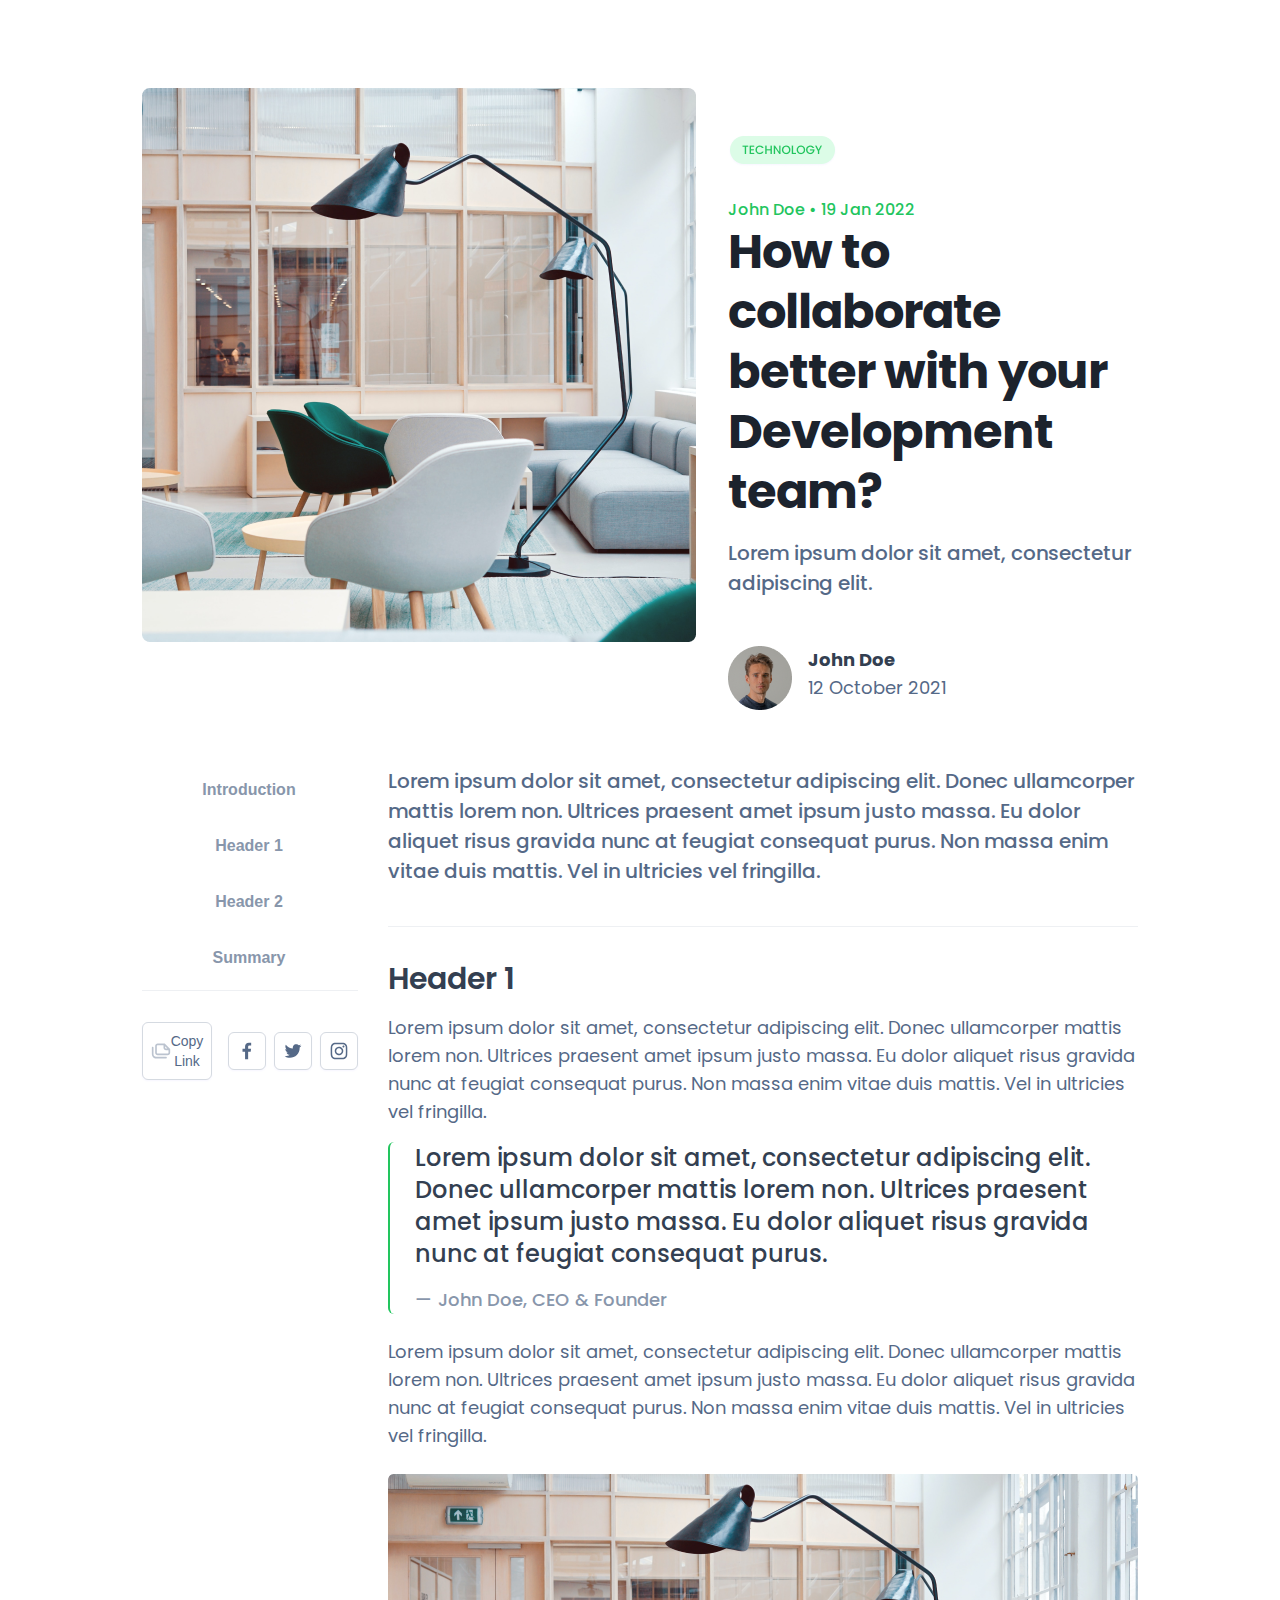
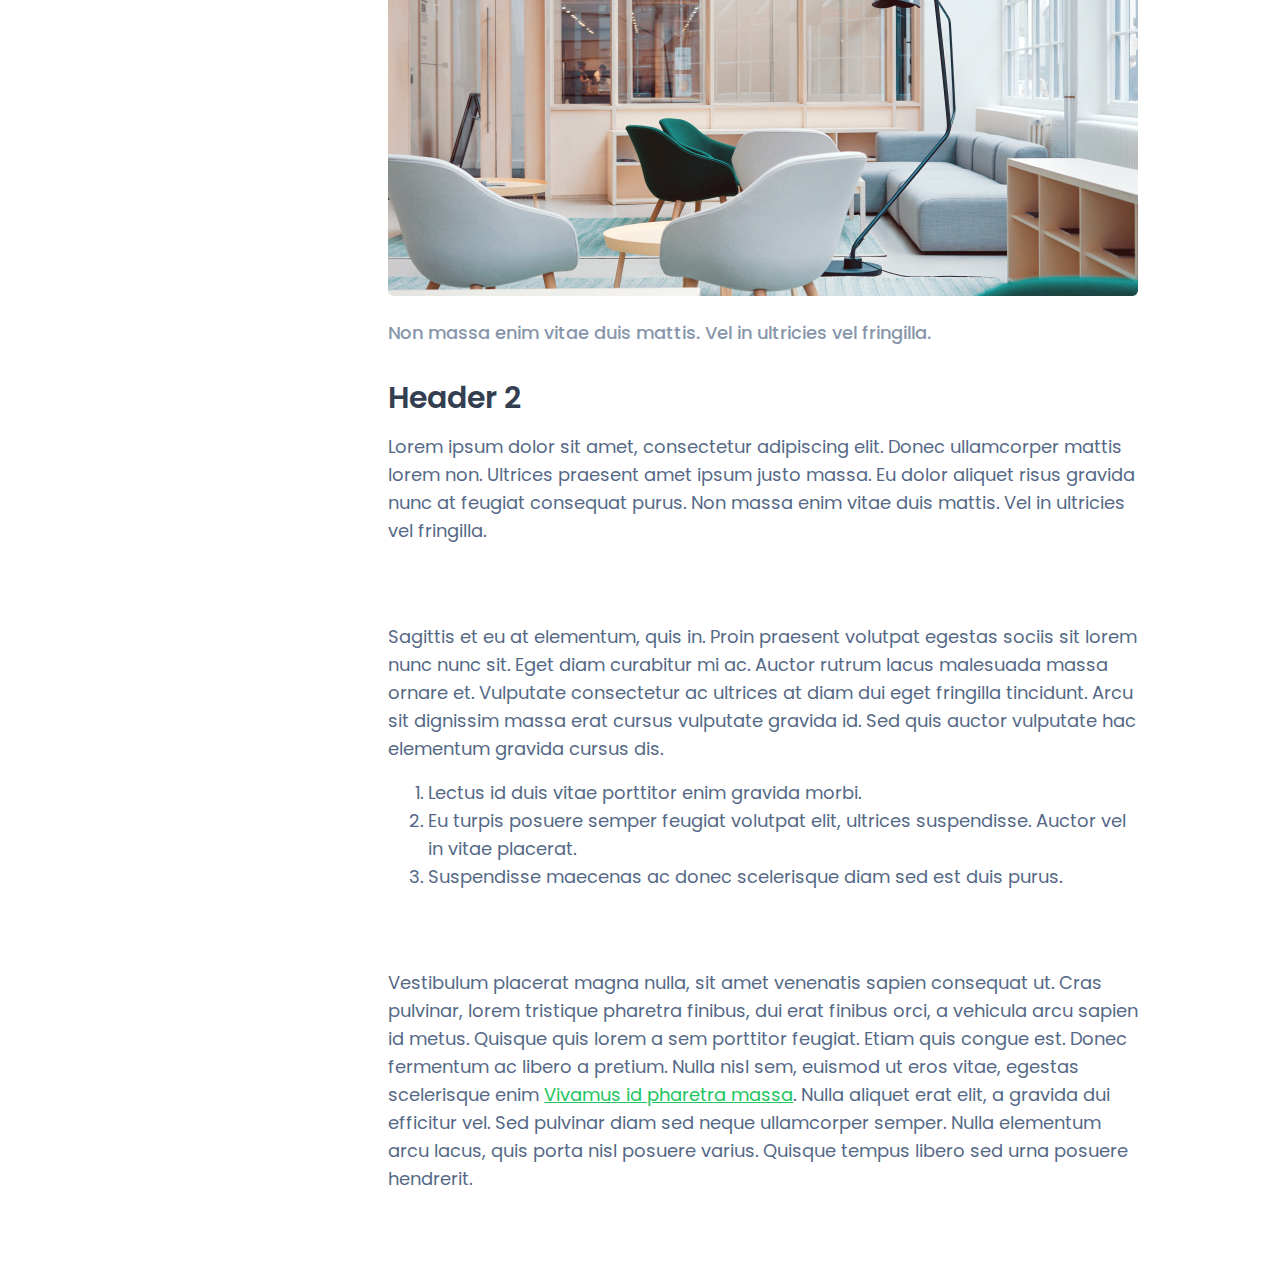
<file: Blog/index.html>
<!DOCTYPE html>
<html lang="en">
<head>
    <meta charset="UTF-8">
    <meta http-equiv="X-UA-Compatible" content="IE=edge">
    <meta name="viewport" content="width=device-width, initial-scale=1.0">
    <link rel="stylesheet" href="./css/styles.css">
    <link rel="preconnect" href="https://fonts.googleapis.com">
    <link rel="preconnect" href="https://fonts.gstatic.com" crossorigin>
    <link href="https://fonts.googleapis.com/css2?family=Poppins:wght@400;500;600;700&display=swap" rel="stylesheet">
    <title>Blog</title>
</head>
<body>
    <div class="wrapper">
        <div class="top-container">
            <div class="left">
                <img src="./images/Rectangle18.png" alt="living-room">               
            </div>
            <div class="right">
                <div class="badge-box">
                    <img src="./images/Badge.png" alt="Badge">
                    <p>John Doe • 19 Jan 2022</p>
                </div>
                <h1>How to collaborate better with your Development team?</h1>
                <p>Lorem ipsum dolor sit amet, consectetur adipiscing elit.</p>
                <div class="user">
                    <a href="#"><img src="./images/Ellipse1.png" alt="user-image"></a>
                    <h3>John Doe</h3>
                    <p>12 October 2021</p>
                </div>
            </div>
        </div>
        <div class="bottom-container">
            <div class="menu">
                <button class="section" type="button">Introduction</button>
                <button class="section" type="button">Header 1</button>
                <button class="section" type="button">Header 2</button>
                <button class="section" type="button">Summary</button>
                <!-- <hr> -->
                <div class="button-container">
                    <button class="first" type="button"><img src="./images/documents-icon.svg" alt="documents-icon">Copy Link</button>
                    <button type="button"><img src="./images/facebook-icon.svg" alt="facebook-icon"></button>
                    <button type="button"><img src="./images/twitter-icon.svg" alt="twitter-icon"></button>
                    <button type="button"><img src="./images/instagram-icon.svg" alt="instagram-icon"></button>
                </div>
            </div>
            <div class="another-container">
                <p id="first-p">Lorem ipsum dolor sit amet, consectetur adipiscing elit. Donec
                    ullamcorper mattis lorem non. Ultrices praesent amet ipsum justo massa.
                    Eu dolor aliquet risus gravida nunc at feugiat consequat purus. Non 
                    massa enim vitae duis mattis. Vel in ultricies vel fringilla.
                </p>
                <h2>Header 1</h2>
                <p>Lorem ipsum dolor sit amet, consectetur adipiscing elit.
                    Donec ullamcorper mattis lorem non. Ultrices praesent amet 
                    ipsum justo massa. Eu dolor aliquet risus gravida nunc at feugiat consequat purus. 
                    Non massa enim vitae duis mattis. Vel in ultricies vel fringilla.
                </p>
                <div class="paragraph-box">
                    <p>Lorem ipsum dolor sit amet, consectetur adipiscing elit. Donec
                        ullamcorper mattis lorem non. Ultrices praesent amet ipsum justo massa. 
                        Eu dolor aliquet risus gravida nunc at feugiat consequat purus.
                    </p>
                    <h3>— John Doe, CEO & Founder</h3>
                </div>
                <p>Lorem ipsum dolor sit amet, consectetur adipiscing elit. Donec
                    ullamcorper mattis lorem non. Ultrices praesent amet ipsum justo massa.
                    Eu dolor aliquet risus gravida nunc at feugiat consequat purus. Non massa enim 
                    vitae duis mattis. Vel in ultricies vel fringilla.                    
                </p>
                <img src="./images/Rectangle20.png" alt="living-room">
                <h3>Non massa enim vitae duis mattis. Vel in ultricies vel fringilla.</h3>
                <h2>Header 2</h2>
                <p>Lorem ipsum dolor sit amet, consectetur adipiscing elit. Donec
                    ullamcorper mattis lorem non. Ultrices praesent amet ipsum justo massa.
                    Eu dolor aliquet risus gravida nunc at feugiat consequat purus. Non massa enim 
                    vitae duis mattis. Vel in ultricies vel fringilla.                    
                </p>
                <div class="middle-paragraph">
                    <p>Sagittis et eu at elementum, quis in. Proin praesent volutpat egestas sociis sit
                        lorem nunc nunc sit. Eget diam curabitur mi ac. Auctor rutrum lacus malesuada massa ornare et. 
                        Vulputate consectetur ac ultrices at diam dui eget fringilla tincidunt. Arcu sit dignissim massa erat 
                        cursus vulputate gravida id. Sed quis auctor vulputate hac elementum gravida cursus dis.
                    </p>
                    <p>
                        <ol>
                            <li>Lectus id duis vitae porttitor enim gravida morbi.</li>
                            <li>Eu turpis posuere semper feugiat volutpat elit, ultrices suspendisse. Auctor vel in vitae placerat.</li>
                            <li>Suspendisse maecenas ac donec scelerisque diam sed est duis purus.</li>
                        </ol>
                    </p>
                </div>                
                <p>Vestibulum placerat magna nulla, sit amet venenatis sapien consequat ut. Cras pulvinar, lorem tristique 
                    pharetra finibus, dui erat finibus orci, a vehicula arcu sapien id metus. Quisque quis lorem a sem 
                    porttitor feugiat. Etiam quis congue est. Donec fermentum ac libero a pretium. Nulla nisl sem, euismod ut 
                    eros vitae, egestas scelerisque enim <span><a href="#">Vivamus id pharetra massa</a></span>. Nulla aliquet erat elit,
                    a gravida dui efficitur vel. Sed pulvinar diam sed neque ullamcorper semper. Nulla elementum arcu lacus, quis porta nisl 
                    posuere varius. Quisque tempus libero sed urna posuere hendrerit.
                </p>
            </div>

            
        </div>
    </div>
</body>
</html>
</file>
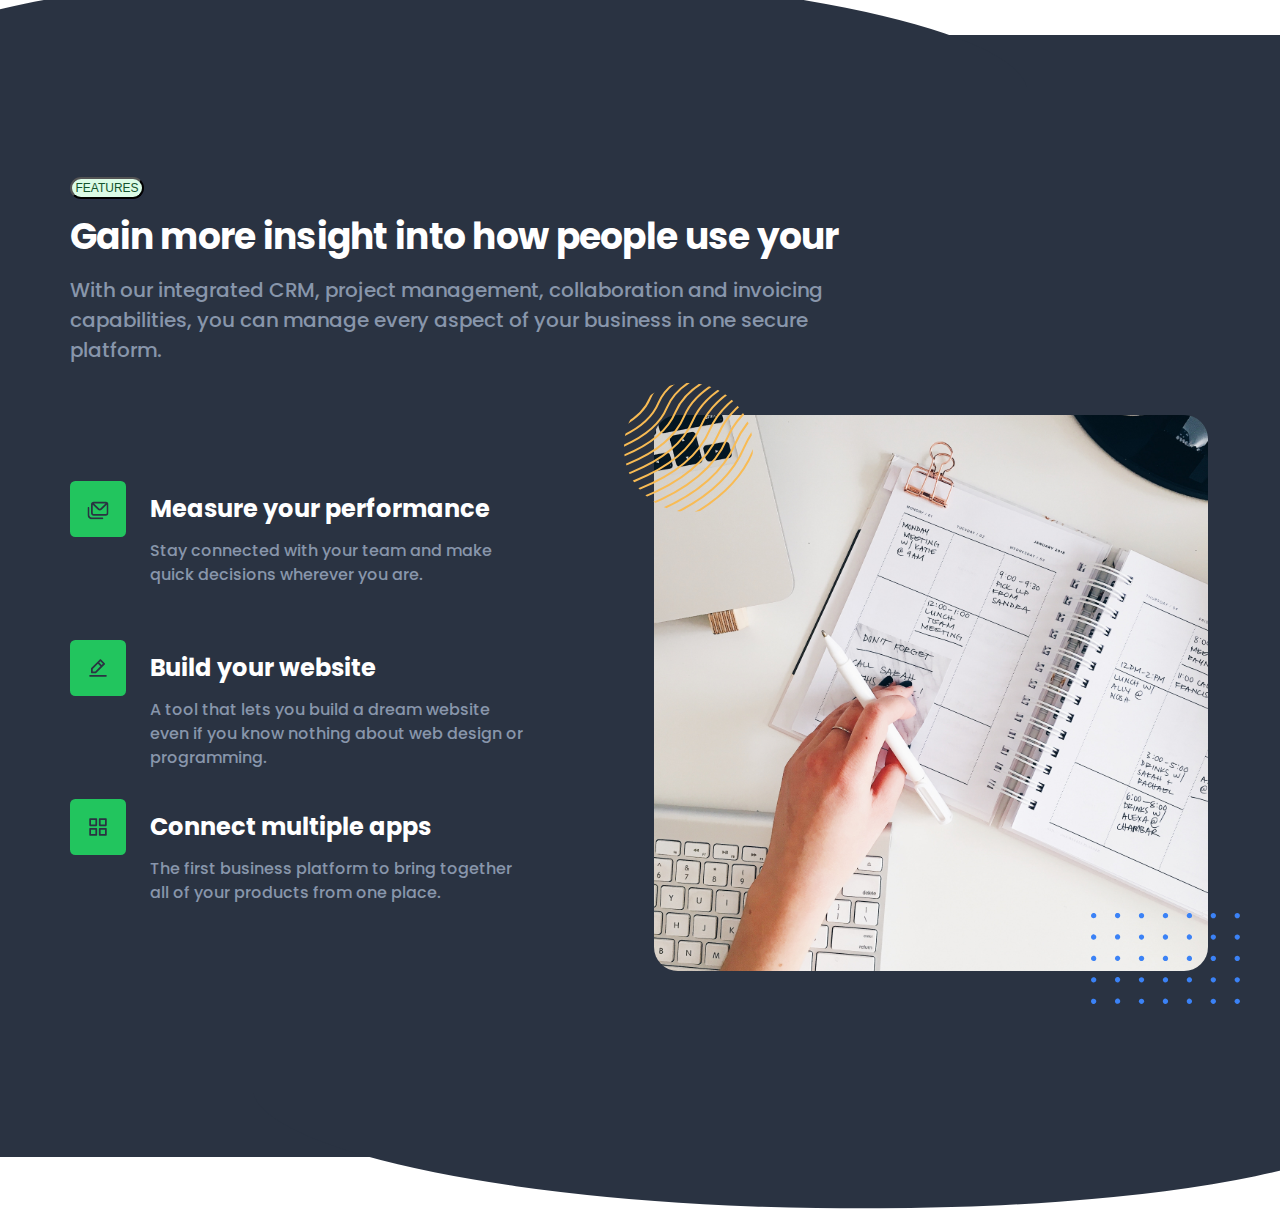
<file: cssWaves-ver1/index.html>
<!DOCTYPE html>
<html>
    <head>
        <meta charset="UTF-8">
        <title>Feature#4-ver1</title>
        <link rel="stylesheet" href="./css/styles.css">
        <link rel="preconnect" href="https://fonts.googleapis.com">
        <link rel="preconnect" href="https://fonts.gstatic.com" crossorigin>
        <link href="https://fonts.googleapis.com/css2?family=Manrope&family=Poppins:wght@500;700&display=swap" rel="stylesheet">
    </head>
    <body>
        <div class="container-wrapper">
            <div class="top-container">
                <div class="top-wave"></div>
            </div>
            <div class="container">
                <button type="button" id="features">FEATURES</button>
                <h3>Gain more insight into how people use your</h3>
                <p>With our integrated CRM, project management, collaboration and invoicing capabilities,
                     you can manage every aspect of your business in one secure platform.</p>
                <div class="box-container">
                    <div class="box">
                        <div class="left">
                            <div class="wrapper">
                                <div class="icon">
                                    <img src="./images/Frame19.svg" alt="icon">
                                </div>                            
                                <div class="text-container">
                                    <h5>Measure your performance</h5>
                                    <p>Stay connected with your 
                                        team and make quick decisions wherever you are. </p>
                                </div>
                            </div>
                            <div class="wrapper">
                                <div class="icon">
                                    <img src="./images/Frame18.svg" alt="icon">
                                </div>                            
                                <div class="text-container">
                                    <h5>Build your website</h5>
                                    <p>A tool that lets you build a dream website 
                                        even if you know nothing about web design or programming.</p>
                                </div>
                            </div>
                            <div class="wrapper">
                                <div class="icon">
                                    <img src="./images/Frame19(1).svg" alt="icon">
                                </div>                            
                                <div class="text-container">
                                    <h5>Connect multiple apps</h5>
                                    <p>The first business platform to bring together all of your 
                                        products from one place.</p>
                                </div>
                            </div>
                        </div>
                        <div class="right">
                            <img src="./images/Group28.svg" alt="work-space">
                        </div>
                    </div>
                </div>
            </div>
            <div class="bottom-container">
                <div class="bottom-wave"></div>
            </div>
        </div>
        
    </body>
</html>
</file>
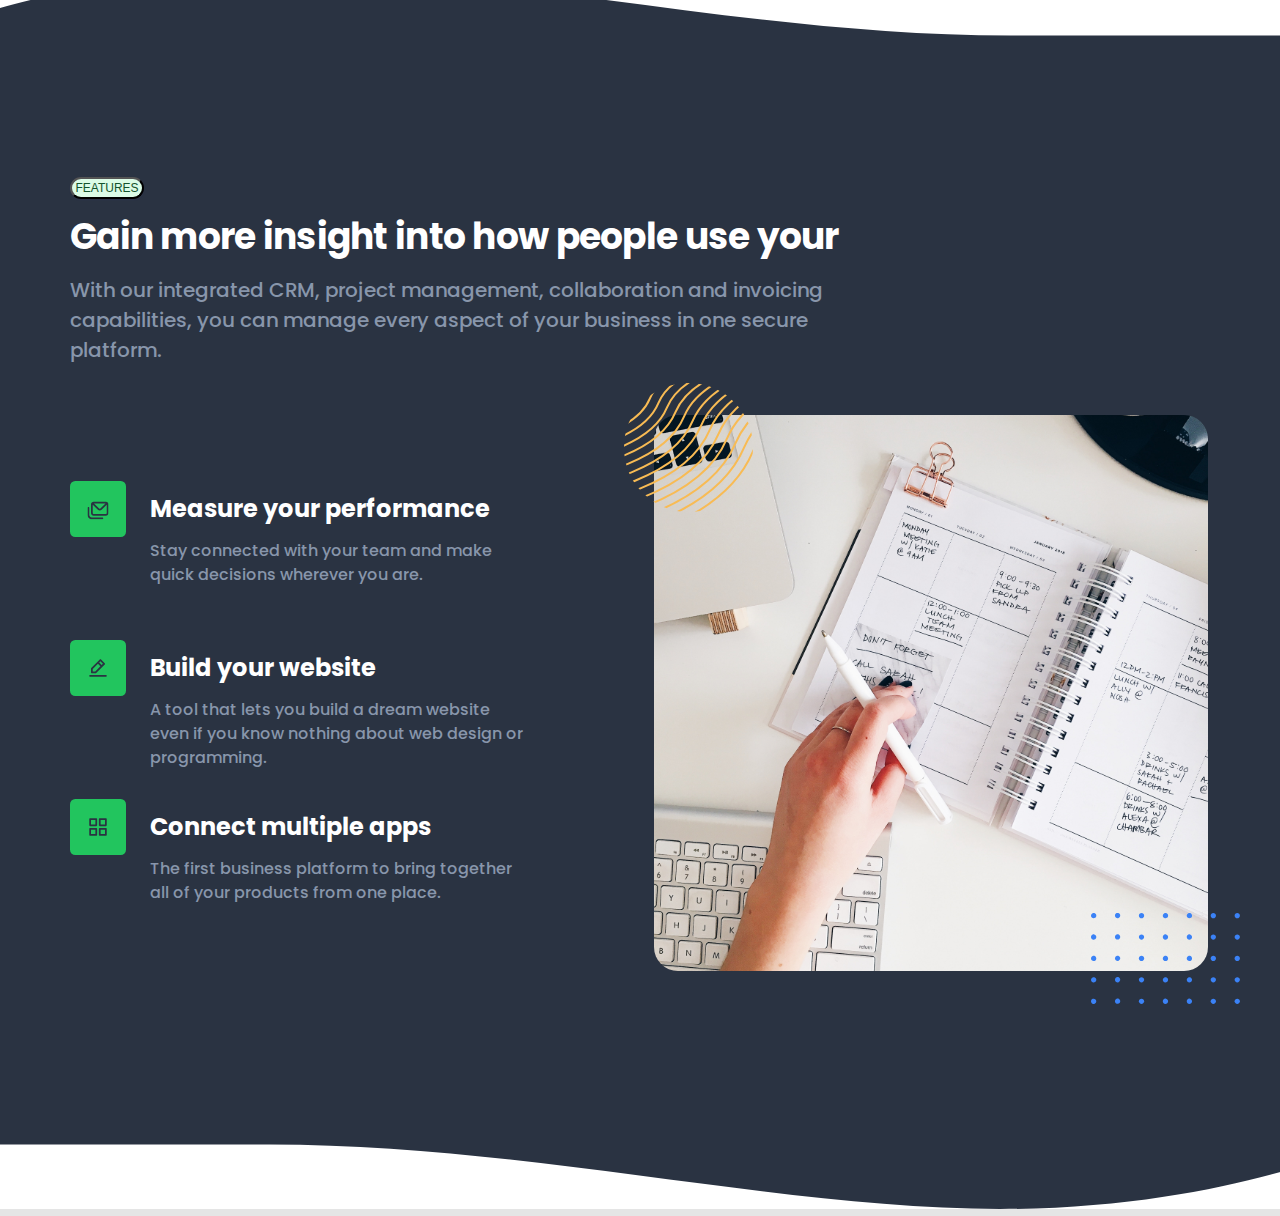
<file: cssWaves-ver2/index.html>
<!DOCTYPE html>
<html>
    <head>
        <meta charset="UTF-8">
        <title>Feature#4-ver2</title>
        <link rel="stylesheet" href="./css/styles.css">
        <link rel="preconnect" href="https://fonts.googleapis.com">
        <link rel="preconnect" href="https://fonts.gstatic.com" crossorigin>
        <link href="https://fonts.googleapis.com/css2?family=Manrope&family=Poppins:wght@500;700&display=swap" rel="stylesheet">
    </head>
    <body>
        <div class="container-wrapper">
            <div class="top-container">
                <img src="./images/BGWave.svg" alt="top-wave">
            </div>
            <div class="container">
                <button type="button" id="features">FEATURES</button>
                <h3>Gain more insight into how people use your</h3>
                <p>With our integrated CRM, project management, collaboration and invoicing capabilities,
                     you can manage every aspect of your business in one secure platform.</p>
                <div class="box-container">
                    <div class="box">
                        <div class="left">
                            <div class="wrapper">
                                <div class="icon">
                                    <img src="./images/Frame19.svg" alt="icon">
                                </div>                            
                                <div class="text-container">
                                    <h5>Measure your performance</h5>
                                    <p>Stay connected with your 
                                        team and make quick decisions wherever you are. </p>
                                </div>
                            </div>
                            <div class="wrapper">
                                <div class="icon">
                                    <img src="./images/Frame18.svg" alt="icon">
                                </div>                            
                                <div class="text-container">
                                    <h5>Build your website</h5>
                                    <p>A tool that lets you build a dream website 
                                        even if you know nothing about web design or programming.</p>
                                </div>
                            </div>
                            <div class="wrapper">
                                <div class="icon">
                                    <img src="./images/Frame19(1).svg" alt="icon">
                                </div>                            
                                <div class="text-container">
                                    <h5>Connect multiple apps</h5>
                                    <p>The first business platform to bring together all of your 
                                        products from one place.</p>
                                </div>
                            </div>
                        </div>
                        <div class="right">
                            <img src="./images/Group28.svg" alt="work-space">
                        </div>
                    </div>
                </div>
            </div>
            <div class="bottom-container">
                <img src="./images/BGWave(1).svg" alt="bottom-wave">
            </div>
        </div>
        
    </body>
</html>
</file>
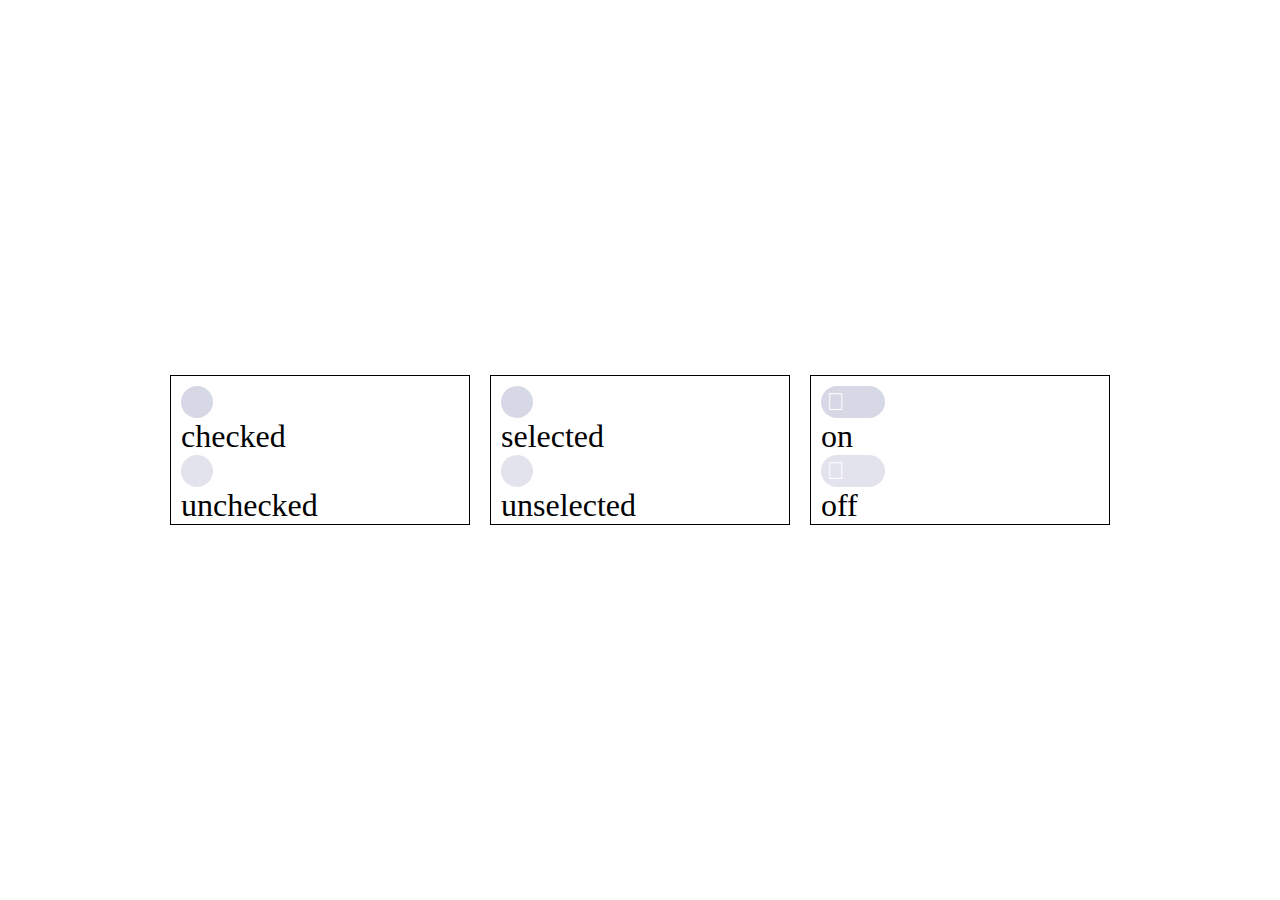
<file: customButtonTypes/index.html>
<!DOCTYPE html>
<html lang="en">
<head>
    <meta charset="UTF-8">
    <meta http-equiv="X-UA-Compatible" content="IE=edge">
    <meta name="viewport" content="width=device-width, initial-scale=1.0">
    <link rel="stylesheet" href="./css/styles.css">
    <link rel="stylesheet" href="https://cdnjs.cloudflare.com/ajax/libs/font-awesome/6.1.2/css/all.min.css" integrity="sha512-1sCRPdkRXhBV2PBLUdRb4tMg1w2YPf37qatUFeS7zlBy7jJI8Lf4VHwWfZZfpXtYSLy85pkm9GaYVYMfw5BC1A==" crossorigin="anonymous" referrerpolicy="no-referrer" />
    <title>Button Types</title>
</head>
<body>
    <div class="container">
        <div class="group">
            <input type="checkbox" id="checked">
            <label for="checked">checked</label>
        </div>
        <div class="group">
            <input type="checkbox" id="unchecked" disabled>
            <label for="unchecked">unchecked</label>
        </div>
    </div>
    <div class="container">
        <div class="group">
            <input type="radio" id="selected">
            <label for="selected">selected</label>
        </div>
        <div class="group">
            <input type="radio" id="unselected" disabled>
            <label for="unselected">unselected</label>
        </div>
    </div>
    <div class="container">
        <div class="group">
            <input type="checkbox" id="on">
            <label for="on">on</label>
        </div>
        <div class="group">
            <input type="checkbox" id="off" disabled>
            <label for="off">off</label>
        </div>
    </div>
</body>
</html>
</file>
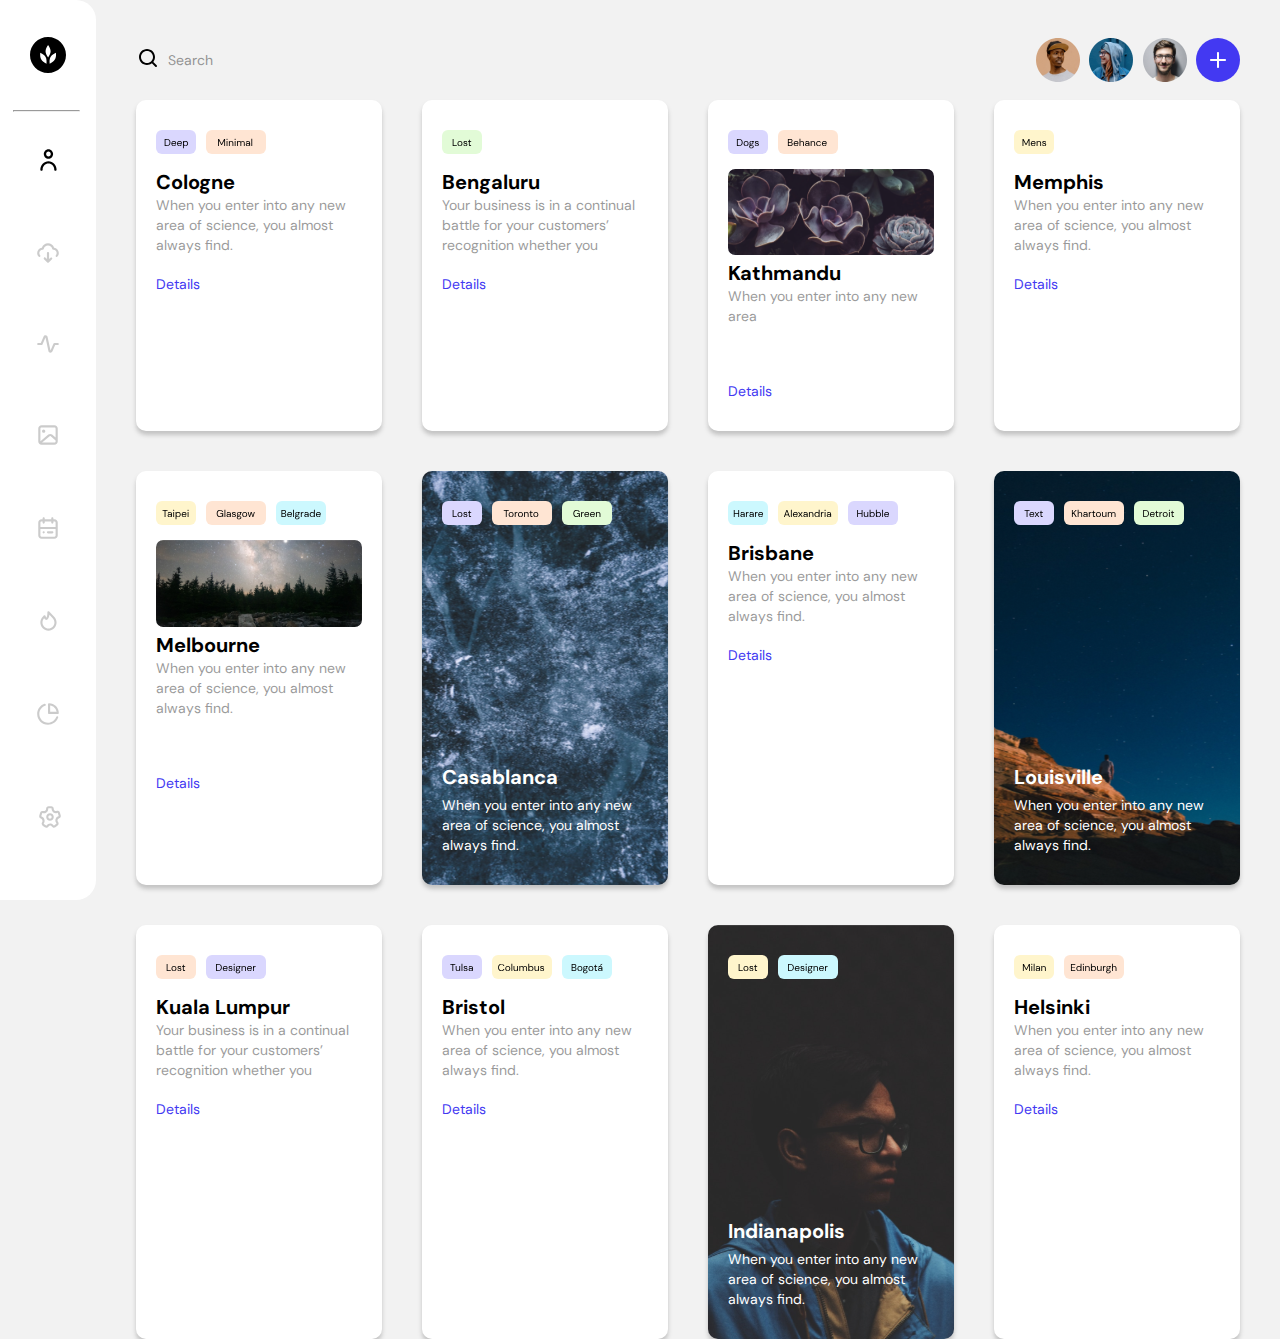
<file: grid/index.html>
<!DOCTYPE html>
<html lang="en">
<head>
    <meta charset="UTF-8">
    <title>Dashboard 2</title>
    <link rel="stylesheet" href="./css/styles.css">
    <link rel="preconnect" href="https://fonts.googleapis.com">
    <link rel="preconnect" href="https://fonts.gstatic.com" crossorigin>
    <link href="https://fonts.googleapis.com/css2?family=DM+Sans&display=swap" rel="stylesheet">
</head>
<body>
    <nav class="menu">
        <a href="#" class="menu-item" id="logo"><img src="./images/Logo.svg" alt="logo"></a>
        <hr>
        <a href="#" class="menu-item active"><img src="./images/Icon1.svg" alt="icon-1"></a>
        <a href="#" class="menu-item"><img src="./images/Icon2.svg" alt="icon-2"></a>
        <a href="#" class="menu-item"><img src="./images/Icon3.svg" alt="icon-3"></a>
        <a href="#" class="menu-item"><img src="./images/Icon4.svg" alt="icon-4"></a>
        <a href="#" class="menu-item"><img src="./images/Icon5.svg" alt="icon-5"></a>
        <a href="#" class="menu-item"><img src="./images/Icon6.svg" alt="icon-6"></a>
        <a href="#" class="menu-item"><img src="./images/Icon7.svg" alt="icon-7"></a>
        <a href="#" class="menu-item" id="last-item"><img src="./images/Icon8.svg" alt="icon-8"></a>
    </nav>
    <div class="wrapper">
        <div class="top-container">
            <div class="search-bar">
                <a href="#"><img src="./images/Search.svg" alt="search-logo"></a>
                <p>Search</p> 
            </div>
            <div class="users-box">
                <a href="#"><img src="./images/User.svg" alt="user"></a>
                <a href="#"><img src="./images/User2.svg" alt="user"></a>
                <a href="#"><img src="./images/User3.svg" alt="user"></a>
                <a href="#"><img src="./images/Plus.svg" id="plus-logo" alt="plus-sign"></a>            
            </div>
        </div>
        <div class="bottom-container">
            <div class="box" id="ver1">
                <div class="element-tags">
                    <img src="./images/DeepTag.svg" alt="deep-tag">
                    <img src="./images/MinimalTag.svg" alt="minimal-tag">
                </div>
                <h3>Cologne</h3>
                <p>When you enter into any new area of science, you almost always find.</p>
                <a href="#">Details</a>
            </div>
            <div class="box" id="ver1">
                <div class="element-tags">
                    <img src="./images/LostTag.svg" alt="lost-tag">
                </div>
                <h3>Bengaluru</h3>
                <p>Your business is in a continual battle for your customers’ recognition whether you</p>
                <a href="#">Details</a>
            </div>
            <div class="box" id="ver2">
                <div class="element-tags">
                    <img src="./images/DogsTag.svg" alt="dog-tag">
                    <img src="./images/BehanceTag.svg" alt="behance-tag">
                </div>
                <img src="./images/Image2.svg" alt="flowers">
                <h3>Kathmandu</h3>
                <p>When you enter into any new area </p>
                <a href="#">Details</a>
            </div>
            <div class="box" id="ver1">
                <div class="element-tags">
                    <img src="./images/MensTag.svg" alt="mens-tag">
                </div>
                <h3>Memphis</h3>
                <p>When you enter into any new area of science, you almost always find.</p>
                <a href="#">Details</a>
            </div>
            <div class="box" id="ver2">
                <div class="element-tags">
                    <img src="./images/TaipeiTag.svg" alt="taipei-tag">
                    <img src="./images/GlasgowTag.svg" alt="glasgow-tag">
                    <img src="./images/BelgradeTag.svg" alt="belgrade-tag">
                </div>
                <img src="./images/Image.svg" alt="trees">
                <h3>Melbourne</h3>
                <p>When you enter into any new area of science, you almost always find.</p>
                <a href="#">Details</a>
            </div>
            <div class="box" id="ver3" style="background-image: url(./images/Image3.svg);">
                <div class="element-tags">
                    <img src="./images/LostTag2.svg" alt="lost-tag">
                    <img src="./images/TorontoTag.svg" alt="toronto-tag">
                    <img src="./images/GreenTag.svg" alt="green-tag">
                </div>
                <h3>Casablanca</h3>
                <p>When you enter into any new area of science, you almost always find.</p>
            </div>
            <div class="box" id="ver1">
                <div class="element-tags">
                    <img src="./images/HarareTag.svg" alt="harare-tag">
                    <img src="./images/AlexandriaTag.svg" alt="alexandria-tag">
                    <img src="./images/HubbleTag.svg" alt="hubble-tag">
                </div>
                <h3>Brisbane</h3>
                <p>When you enter into any new area of science, you almost always find.</p>
                <a href="#">Details</a>
            </div>
            <div class="box" id="ver3" style="background-image: url(./images/Image5.svg);">
                <div class="element-tags">
                    <img src="./images/TextTag.svg" alt="text-tag">
                    <img src="./images/KhartoumTag.svg" alt="khartoum-tag">
                    <img src="./images/DetroitTag.svg" alt="detroit-tag">
                </div>
                <h3>Louisville</h3>
                <p>When you enter into any new area of science, you almost always find.</p>
            </div>
            <div class="box" id="ver1">
                <div class="element-tags">
                    <img src="./images/LostTag3.svg" alt="lost-tag">
                    <img src="./images/DesignerTag.svg" alt="designer-tag">
                </div>
                <h3>Kuala Lumpur</h3>
                <p>Your business is in a continual battle for your customers’ recognition whether you</p>
                <a href="#">Details</a>
            </div>
            <div class="box" id="ver1">
                <div class="element-tags">
                    <img src="./images/TulsaTag.svg" alt="tulsa-tag">
                    <img src="./images/ColumbusTag.svg" alt="columbus-tag">
                    <img src="./images/BogotaTag.svg" alt="bogota-tag">
                </div>
                <h3>Bristol</h3>
                <p>When you enter into any new area of science, you almost always find.</p>
                <a href="#">Details</a>
            </div>
            <div class="box" id="ver3" style="background-image: url(./images/Image4.svg);">
                <div class="element-tags">
                    <img src="./images/LostTag4.svg" alt="lost-tag">
                    <img src="./images/DesignerTag2.svg" alt="designer-tag">
                </div>
                <h3>Indianapolis</h3>
                <p>When you enter into any new area of science, you almost always find.</p>
            </div>
            <div class="box" id="ver1">
                <div class="element-tags">
                    <img src="./images/MilanTag.svg" alt="milan-tag">
                    <img src="./images/EdinburghTag.svg" alt="edinburgh-tag">
                </div>
                <h3>Helsinki</h3>
                <p>When you enter into any new area of science, you almost always find.</p>
                <a href="#">Details</a>
            </div>
        </div>
    </div>
    

</body>
</html>
</file>
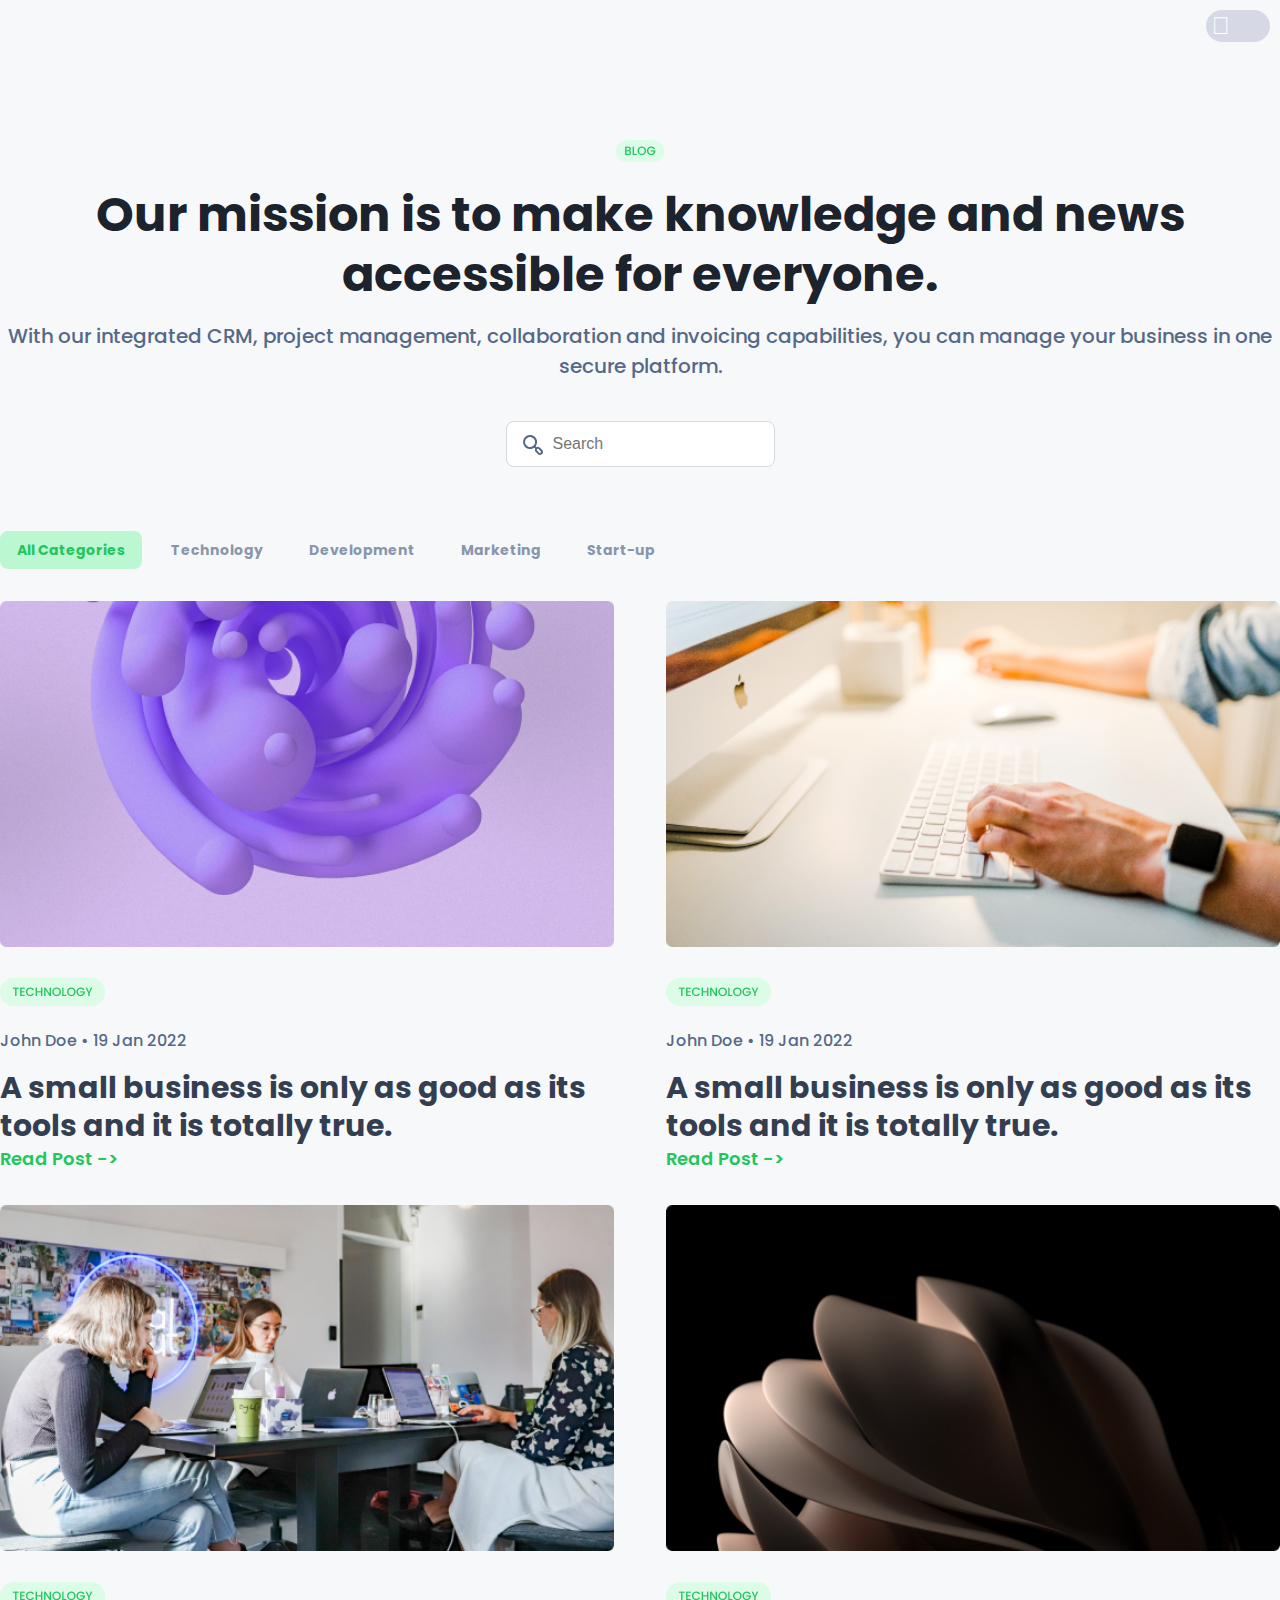
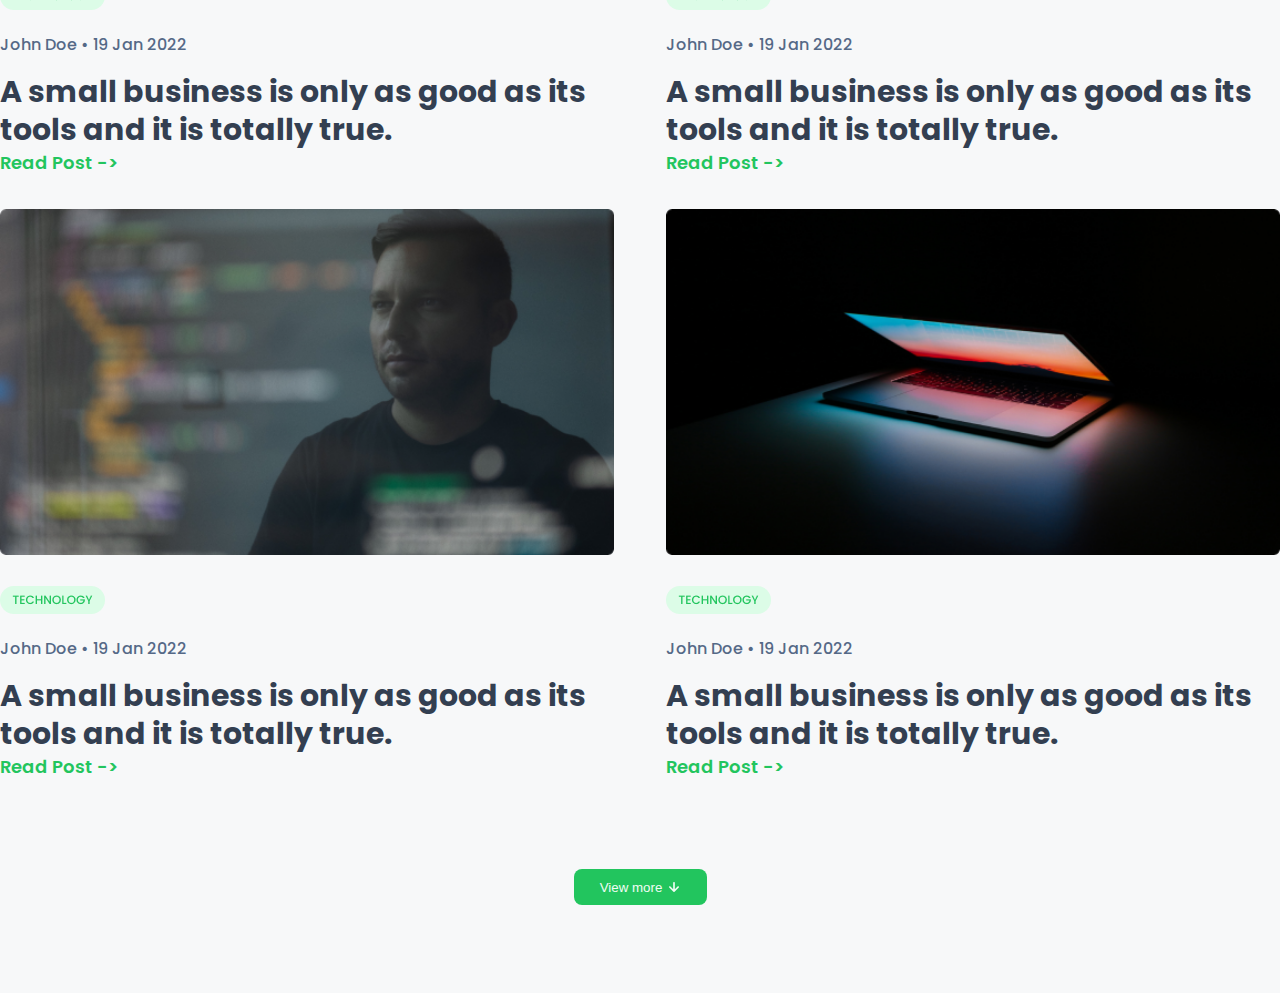
<file: lightDarkMode/index.html>
<!DOCTYPE html>
<html lang="en">
<head>
    <meta charset="UTF-8">
    <meta http-equiv="X-UA-Compatible" content="IE=edge">
    <meta name="viewport" content="width=device-width, initial-scale=1.0">
    <title>Document</title>
    <link rel="stylesheet" href="./css/styles.css">
    <link rel="preconnect" href="https://fonts.googleapis.com">
    <link rel="preconnect" href="https://fonts.gstatic.com" crossorigin>
    <link href="https://fonts.googleapis.com/css2?family=Poppins:wght@500;700&display=swap" rel="stylesheet">
    <link rel="stylesheet" href="https://cdnjs.cloudflare.com/ajax/libs/font-awesome/6.1.2/css/all.min.css" integrity="sha512-1sCRPdkRXhBV2PBLUdRb4tMg1w2YPf37qatUFeS7zlBy7jJI8Lf4VHwWfZZfpXtYSLy85pkm9GaYVYMfw5BC1A==" crossorigin="anonymous" referrerpolicy="no-referrer" />
</head>
<body>
    <div class="wrapper">
        <div class="switch">
            <input type="checkbox" id="toggle">
        </div>        
        <div class="top-container">
            <img src="./images/blogTag.png" alt="blog-tag">
            <h1> Our mission is to make knowledge and news accessible for everyone.</h1>
            <p>With our integrated CRM, project management, collaboration and invoicing capabilities, 
                you can manage your business in one secure platform.</p>
            <div class="search-box">
                <div class="input-box">
                    <a href="#"><img src="./images/searchIcon.svg" alt="search-icon"></a>
                    <input type="text" name="text-box" id="text-box" placeholder="Search">
                </div>
            </div>        
        </div>
        <nav>
            <a href="#" class="link active">All Categories</a>
            <a href="#" class="link">Technology</a>
            <a href="#" class="link">Development</a>
            <a href="#" class="link">Marketing</a>
            <a href="#" class="link">Start-up</a>
        </nav> 
        <div class="bottom-container">
            <div class="box">           
                <img src="./images/image1.png" class="top-img" alt="image">
                <img src="./images/techTag.png" alt="technology-tag">
                <h5>John Doe • 19 Jan 2022</h5>
                <h2>A small business is only as good as its tools and it is totally true.</h2>
                <a href="#">Read Post -></a>
            </div>
            <div class="box">
                <img src="./images/image2.png" class="top-img" alt="image">
                <img src="./images/techTag.png" alt="technology-tag">
                <h5>John Doe • 19 Jan 2022</h5>
                <h2>A small business is only as good as its tools and it is totally true.</h2>
                <a href="#">Read Post -></a>
            </div>
            <div class="box">
                <img src="./images/image3.png" class="top-img" alt="image">
                <img src="./images/techTag.png" alt="technology-tag">
                <h5>John Doe • 19 Jan 2022</h5>
                <h2>A small business is only as good as its tools and it is totally true.</h2>
                <a href="#">Read Post -></a>
            </div>
            <div class="box">
                <img src="./images/image4.png" class="top-img" alt="image">
                <img src="./images/techTag.png" alt="technology-tag">
                <h5>John Doe • 19 Jan 2022</h5>
                <h2>A small business is only as good as its tools and it is totally true.</h2>
                <a href="#">Read Post -></a>
            </div>
            <div class="box">
                <img src="./images/image5.png" class="top-img" alt="image">
                <img src="./images/techTag.png" alt="technology-tag">
                <h5>John Doe • 19 Jan 2022</h5>
                <h2>A small business is only as good as its tools and it is totally true.</h2>
                <a href="#">Read Post -></a>
            </div>
            <div class="box">
                <img src="./images/image6.png" class="top-img" alt="image">
                <img src="./images/techTag.png" alt="technology-tag">
                <h5>John Doe • 19 Jan 2022</h5>
                <h2>A small business is only as good as its tools and it is totally true.</h2>
                <a href="#">Read Post -></a>
            </div>
        </div>
        <div class="button-wrapper">
            <div class="button-box">
                <button>View more</button>
                <img src="./images/down-arrow.svg" alt="down-arrow">
            </div>
        </div>        
    </div>  
    <script src="main.js"></script>
</body>
</html>
</file>
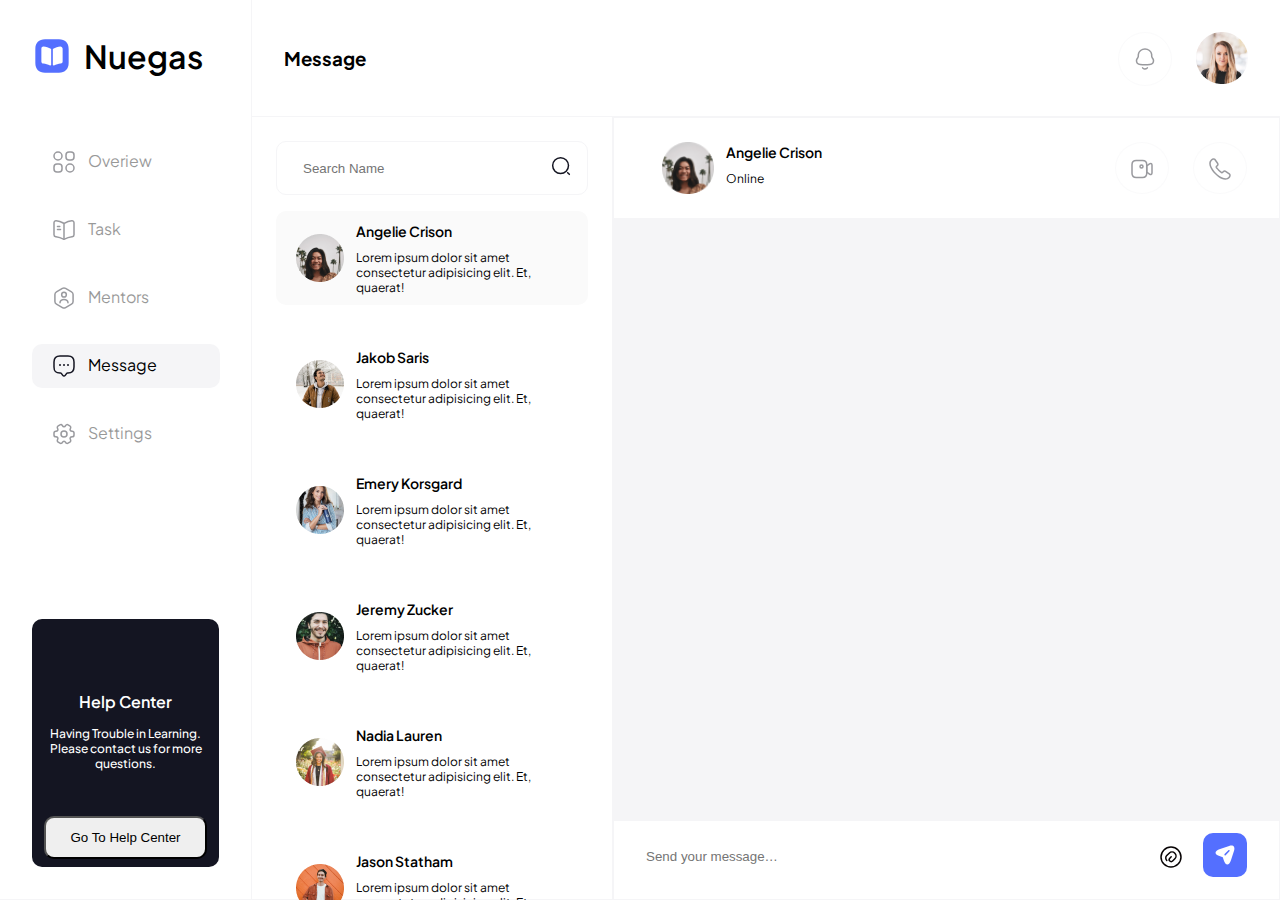
<file: messageScreen/index.html>
<!DOCTYPE html>
<html lang="en">
<head>
    <meta charset="UTF-8">
    <meta http-equiv="X-UA-Compatible" content="IE=edge">
    <meta name="viewport" content="width=device-width, initial-scale=1.0">
    <link rel="preconnect" href="https://fonts.googleapis.com">
    <link rel="preconnect" href="https://fonts.gstatic.com" crossorigin>
    <link href="https://fonts.googleapis.com/css2?family=Plus+Jakarta+Sans:wght@500;600&display=swap" rel="stylesheet">
    <link rel="stylesheet" href="./css/styles.css">
    <title>Message</title>
</head>
<body>
    <div class="wrapper">
        <div class="nav-bar">
            <div class="item-container">
                <div class="logo">
                    <img src="./images/book-square.svg" alt="book-square">
                    <h2>Nuegas</h2>
                </div>            
                <div class="items">
                    <div class="item">
                        <img src="./images/category-2.svg" alt="category">
                        <a href="#">Overiew</a>
                    </div>
                    <div class="item">
                        <img src="./images/book.svg" alt="book">
                        <a href="#">Task</a>
                    </div>
                    <div class="item">
                        <img src="./images/user-octagon.svg" alt="user-octagon">
                        <a href="#">Mentors</a>
                    </div>
                    <div class="item active">
                        <img src="./images/message.svg" alt="message">
                        <a href="#">Message</a>
                    </div>
                    <div class="item">
                        <img src="./images/setting-2.svg" alt="setting">
                        <a href="#">Settings</a>
                    </div>
            </div>            
            </div>
            <div class="help-box">
                <h2>Help Center</h2>
                <p>Having Trouble in Learning.
                    Please contact us for more questions.
                </p>
                <button type="button"><a href="#">Go To Help Center</a></button>
            </div>
        </div>
        <div class="container">
            <div class="top-container">
                <h3>Message</h3>
                <div class="icon-container">
                    <a href="#"><img src="./images/Notification.svg" class="icon-wrapper icon" alt="notification"></a>
                    <a href="#"><img src="./images/Profil.png" alt="profil"></a>
                </div>
            </div>
            <div class="bottom-container">
                <div class="left">
                    <div class="search-name">
                        <input type="text" placeholder="Search Name">
                        <a href="#"><img src="./images/search-normal.svg" alt="search-icon"></a>
                    </div>
                    <div class="message-container">
                        <div class="message-box active-box">
                            <img src="./images/photo.png" alt="photo">
                            <div class="text-container">
                                <h4>Angelie Crison</h4>
                                <p>Lorem ipsum dolor sit amet consectetur adipisicing elit. Et, quaerat!</p>
                            </div>                            
                        </div>
                        <hr>
                        <div class="message-box">
                            <img src="./images/photo(1).png" alt="photo">
                            <div class="text-container">
                                <h4>Jakob Saris</h4>
                                <p>Lorem ipsum dolor sit amet consectetur adipisicing elit. Et, quaerat!</p>
                            </div>                            
                        </div>
                        <hr>
                        <div class="message-box">
                            <img src="./images/photo(2).png" alt="photo">
                            <div class="text-container">
                                <h4>Emery Korsgard</h4>
                                <p>Lorem ipsum dolor sit amet consectetur adipisicing elit. Et, quaerat!</p>
                            </div>                            
                        </div>
                        <hr>
                        <div class="message-box">
                            <img src="./images/photo(3).png" alt="photo">
                            <div class="text-container">
                                <h4>Jeremy Zucker</h4>
                                <p>Lorem ipsum dolor sit amet consectetur adipisicing elit. Et, quaerat!</p>
                            </div>
                        </div>
                        <hr>
                        <div class="message-box">
                            <img src="./images/photo(4).png" alt="photo">
                            <div class="text-container">
                                <h4>Nadia Lauren</h4>
                                <p>Lorem ipsum dolor sit amet consectetur adipisicing elit. Et, quaerat!</p>
                            </div>                            
                        </div>
                        <hr>
                        <div class="message-box">
                            <img src="./images/photo(5).png" alt="photo">
                            <div class="text-container">
                                <h4>Jason Statham</h4>
                                <p>Lorem ipsum dolor sit amet consectetur adipisicing elit. Et, quaerat!</p>
                            </div>                            
                        </div>
                        <hr>
                        <div class="message-box">
                            <img src="./images/photo(6).png" alt="photo">
                            <div class="text-container">
                                <h4>Angel Kimberly</h4>
                                <p>Lorem ipsum dolor sit amet consectetur adipisicing elit. Et, quaerat!</p>
                            </div>                            
                        </div>
                        <hr>
                        <div class="message-box">
                            <img src="./images/photo(7).png" alt="photo">
                            <div class="text-container">
                                <h4>Jason Momoa</h4>
                                <p>Lorem ipsum dolor sit amet consectetur adipisicing elit. Et, quaerat!</p>
                            </div>                            
                        </div>
                    </div>
                </div>
                <div class="right">
                    <div class="top">
                        <div class="user-box">
                            <img src="./images/photo.png" alt="photo">
                            <div class="text-container">
                                <h4>Angelie Crison</h4>
                                <p>Online</p>        
                            </div>
                        </div>
                        <div class="icon-container">
                            <div class="icon-wrapper icon">
                                <img src="./images/video-call.svg" alt="video-call">
                            </div>
                            <div class="icon-wrapper icon">
                                <img src="./images/voice-call.svg" alt="voice-call">
                            </div>
                        </div>
                        
                    </div>
                    <div class="bottom">

                    </div>
                    <div class="send-message-box">
                        <input type="text" placeholder="Send your message…">
                        <div class="icons">
                            <img src="./images/attach-circle.svg" alt="icon">
                            <a href="#"><img src="./images/frame.svg" alt="icon"></a>
                        </div>
                    </div>
                </div>
            </div>
        </div>
    </div>
    
</body>
</html>
</file>
<file: Blog/css/styles.css>
* {
    margin: 0;
    box-sizing: border-box;
}

body, html {
    height: 100%;
}

body {    
    background-color: #FFFFFF;
    font-family: 'Poppins', sans-serif;
    font-style: normal;
    display: flex;
    justify-content: center;
}

.wrapper {
    max-height: 2841px;
    max-width: 1440px;
    padding: 88px 150px;
}

.top-container {
    display: flex;
}

.left > img {
    margin-right: 32px;
}

.badge-box {
    color: #22C55E;
    font-weight: 500;
    font-size: 16px;
    line-height: 24px;
    margin-top: 47px;
}

.badge-box > img {
    margin-bottom: 24px;
}

.user {
    margin-top: 48px;
    font-size: 18px;
    line-height: 28px;
}

.user > a {
    float: left;
    margin-right: 16px;   
}

.user > h3 {
    font-weight: 700;
    color: #333F51;
}

.user > p {
    font-weight: 400;
    color: #556987;
}

.right > h1 {
    font-weight: 700;
    font-size: 48px;
    line-height: 60px;
    letter-spacing: -0.02em;
    color: #1C232D;
    margin-bottom: 16px;
}

.right > p {
    font-weight: 500;
    font-size: 20px;
    line-height: 30px;
    color: #556987;
}

.bottom-container {
    display: flex;
    margin-top: 48px;
    padding-bottom: 88px;
}

.menu {
    max-width: 359px;
    width: 100%;
    display: flex;
    flex-direction: column;
    gap: 8px;
    margin-right: 30px;
}

.section {
    color: #8896AB;
    font-weight: 600;
    font-size: 16px;
    line-height: 24px;
    border: none;
    background-color: #FFFFFF;
    padding: 12px 18px 12px 16px;
    transition: 0.8s;
}

.section:hover {
    border: 1px solid #EEF0F3;
    border-radius: 6px;
    box-shadow: 3px;
    cursor: pointer;
}

.menu > hr {
    color: #EEF0F3;
    height: 1px;
    margin: 24px 0 31px 0;
}

.button-container {
    display: flex;
    justify-content: center;
    align-items: center;
    gap: 8px;
    border-top: 1px solid #EEF0F3;
    padding-top: 31px;
}

.button-container > button {
    display: flex;
    align-items: center;
    justify-content: center;
    background: #FFFFFF;
    border: 1px solid #D5DAE1;
    border-radius: 6px;
    box-shadow: 0px 1px 2px rgba(105, 81, 255, 0.05);
    color: #556987;
    font-size: 14px;
    line-height: 20px;
    transition: 0.8s;
    padding: 8px;
}

.button-container > button:hover {
    cursor: pointer;
}

.first {
    margin-right: 8px;
}

.another-container {
    min-width: 750px;
    width: 100%;
}

#first-p {
    font-weight: 500;
    font-size: 20px;
    line-height: 30px;
    color: #556987;
    padding-bottom: 40px;
    margin-bottom: 33px;
    border-bottom: 1px solid #EEF0F3;
}

.another-container > h2 {
    font-weight: 600;
    font-size: 30px;
    line-height: 38px;
    color: #333F51;
    margin-bottom: 16px;
    margin-top: 32px;
}

.another-container > p, ol, .middle-paragraph > p {
    font-weight: 400;
    font-size: 18px;
    line-height: 28px;
    color: #556987;
}

ol {
    margin-top: 16px;
}

span > a {
    font-weight: 400;
    font-size: 18px;
    line-height: 28px;
    color: #22C55E;
}

.paragraph-box {
    border-left: 2px solid #22C55E;
    border-radius: 6px;
    padding-left: 25px;
    margin: 16px 0 24px 0;
}

.middle-paragraph {
    margin: 78px 0;
}

.paragraph-box > p {
    font-weight: 500;
    font-size: 24px;
    line-height: 32px;
    color: #333F51;
    margin-bottom: 16px;
}

h3 {
    font-weight: 500;
    font-size: 18px;
    line-height: 28px;
    color: #8896AB;
}

.another-container > img {
    margin: 24px 0 16px 0;
}
</file>
<file: cssWaves-ver1/css/styles.css>
* {
    margin: 0;
    box-sizing: border-box;
}

body, html {
    height: 100%;
}

body {
    background-color: #E5E5E5;
    display: flex;
    justify-content: center;
    align-items: center;
    font-family: 'Manrope', sans-serif;
    font-family: 'Poppins', sans-serif;
}

.container-wrapper {
    display: flex;
    flex-direction: column;
}

.top-container, .bottom-container {
    height: 116px;
    width: 1440px;    
    background-color: #FFFFFF;
    overflow: hidden;
}

.top-container {
    position: relative;
    margin-top: 280px;
}

.top-wave {
    position: absolute;
    height: 232px;
    width: 100%;
    bottom: 0;
}

.top-wave::before {
    content: '';
    display: block;
    position: absolute;
    width: 45%;
    height: 100%;
    background-color: #2A3342;
    top: 180px;
    right: 0px;
}

.top-wave::after {
    content: '';
    display: block;
    position: absolute;
    border-radius: 90% 70%;
    width: 80%;
    height: 100%;
    background-color: #2A3342;
    transform: rotate(2deg);
    top: 116px;
    left: -45px;
}

.bottom-container {
    position: relative;
}

.bottom-wave {
    position: absolute;
    height: 232px;
    width: 100%;
    bottom: 0;
}

.bottom-wave::before {
    content: '';
    display: block;
    position: absolute;
    width: 45%;
    height: 100%;
    background-color: #2A3342;
    bottom: 52px;
    left: 0;
}

.bottom-wave::after {
    content: '';
    display: block;
    position: absolute;
    border-radius: 90% 70%;
    width: 80%;
    height: 100%;
    background-color: #2A3342;
    transform: rotate(2deg);
    top: 0;
    right: -45px;
}

.container {
    position: relative;
    width: auto;
    background-color: #2A3342;
    height: 1006px;
    width: 1440px;
    
}

h3, h5 {
    color: #FFFFFF;
    font-weight: 700;
}

p {
    font-weight: 500;
    color: #8896AB;
}

.container > h3 {
    font-size: 36px;
    line-height: 44px;
    letter-spacing: -0.02em;
    margin-bottom: 16px;
    position: absolute;
    top: 128px;
}

.container > p {
    width: 919px;
    height: 60px;
    font-size: 20px;
    line-height: 30px; 
    position: absolute;
    top: 188px;   
}

.container > p, h3 {    
    padding-left: 150px;
    
}

button {
    display: flex;
    justify-content: center;
    align-items: center;
    position: absolute;
    left: 150px;
    top: 90px;

    padding: 2px 8px;
    gap: 2px;
    width: 74px;
    height: 22px;
    background: #DCFCE7;
    box-shadow: 0px 1px 2px rgba(105, 81, 255, 0.05);
    border-radius: 36px;
    color: #14532D;
    font-weight: 500;
    font-size: 12px;
    line-height: 18px;
}

.box-container {
    width: 1170px;
    height: 620px;
    margin: 296px 150px 89px 120px;
}

.box {
    display: flex;
}

.left {
    width: 456px;
    height: 424px;
    margin: 98px 98px 98px 30px;  
    display: flex;
    flex-direction: column;
    justify-content: space-between;
}

.text-container > h5 {
    font-size: 24px;
    line-height: 32px;
    margin-top: 12px;
}

.text-container > p {
    font-size: 16px;
    line-height: 24px;
    margin-top: 14px;
}

.icon {
    margin-bottom: 50px;
}

.right {
    width: 615px;
    height: 620px;
}

.wrapper {
    display: flex;
    width: 456px;
    height: 106px;
    column-gap: 24px;
    row-gap: 40px;
}
</file>
<file: cssWaves-ver2/css/styles.css>
* {
    margin: 0;
    box-sizing: border-box;
}

body, html {
    height: 100%;
}

body {
    background-color: #E5E5E5;
    display: flex;
    justify-content: center;
    align-items: center;
    font-family: 'Manrope', sans-serif;
    font-family: 'Poppins', sans-serif;
}

.container-wrapper {
    display: flex;
    flex-direction: column;
}

.top-container {
    margin-top: 280px;
}

.top-container, .bottom-container {
    height: 116px;
    width: 1440px;    
    background-color: #FFFFFF;
}


.container {
    position: relative;
    width: auto;
    background-color: #2A3342;
    height: 1006px;
    width: 1440px;
    
}

h3, h5 {
    color: #FFFFFF;
    font-weight: 700;
}

p {
    font-weight: 500;
    color: #8896AB;
}

.container > h3 {
    font-size: 36px;
    line-height: 44px;
    letter-spacing: -0.02em;
    margin-bottom: 16px;
    position: absolute;
    top: 128px;
}

.container > p {
    width: 919px;
    height: 60px;
    font-size: 20px;
    line-height: 30px; 
    position: absolute;
    top: 188px;   
}

.container > p, h3 {    
    padding-left: 150px;
    
}

button {
    display: flex;
    justify-content: center;
    align-items: center;
    position: absolute;
    left: 150px;
    top: 90px;

    padding: 2px 8px;
    gap: 2px;
    width: 74px;
    height: 22px;
    background: #DCFCE7;
    box-shadow: 0px 1px 2px rgba(105, 81, 255, 0.05);
    border-radius: 36px;
    color: #14532D;
    font-weight: 500;
    font-size: 12px;
    line-height: 18px;
}

.box-container {
    width: 1170px;
    height: 620px;
    margin: 296px 150px 89px 120px;
}

.box {
    display: flex;
}

.left {
    width: 456px;
    height: 424px;
    margin: 98px 98px 98px 30px;  
    display: flex;
    flex-direction: column;
    justify-content: space-between;
}

.text-container > h5 {
    font-size: 24px;
    line-height: 32px;
    margin-top: 12px;
}

.text-container > p {
    font-size: 16px;
    line-height: 24px;
    margin-top: 14px;
}

.icon {
    margin-bottom: 50px;
}

.right {
    width: 615px;
    height: 620px;
}

.wrapper {
    display: flex;
    width: 456px;
    height: 106px;
    column-gap: 24px;
    row-gap: 40px;
}
</file>
<file: customButtonTypes/css/styles.css>
* {
    margin: 0;
    padding: 0;
    box-sizing: border-box;
}

body, html {
    height: 100%;
}

body {
    display: flex;
    justify-content: center;
    align-items: center;
    font-size: 32px;
}

.container {
    border: 1px solid black;
    margin: 10px;
    padding: 10px;
    height: 150px;
    width: 300px;
}

input[type="checkbox"], input[type="radio"] {
    appearance: none;
    -webkit-appearance: none;
    width: 32px;
    height: 32px;
    background-color: #D6D8E6;
    border-radius: 50%;
    cursor: pointer;
    display: flex;
    justify-content: center;
    align-items: center;
}

#checked::after {
    font: var(--fa-font-solid);
    content: "\f00c";
    font-weight: 900;
    font-size: 20px;
    transform: scale(0);
    transition: all 0.4s;
    color: #FFFFFF;
}

#selected::after {
    font: var(--fa-font-solid);
    content: "\f111";
    font-weight: 900;
    font-size: 16px;
    transform: scale(0);
    transition: all 0.4s;
    color: #FFFFFF;
}

#checked:checked, #selected:checked, #on:checked {
    background-color: #414796;
}

#checked:checked::after, #selected:checked::after {
    transform: scale(1);
}

#checked:focus, #selected:focus, #on:focus {
    outline: 8px solid #E3DBFE;
}

#unchecked:disabled, #unselected:disabled, #off:disabled {
    background-color: #E3E3EE;
}

#unchecked:hover, #unselected:hover, #off:hover {
    cursor: not-allowed;
}

#on, #off {
    width: 64px;
    border-radius: 16px;
}

#on, #off {
    position: relative;
}

#on::after, #off::after {
    font: var(--fa-font-solid);
    content: "\f111";
    font-weight: 900;
    font-size: 24px;
    color: #FFFFFF;
    position: absolute;
    left: 6px;
    transition: 0.4s;
}

#on:checked::after {
    transform: translateX(29px);
    transition: 0.4s;
}
</file>
<file: grid/css/styles.css>
* {
    margin: 0;
    box-sizing: border-box;
}

body, html {
    height: 100%;    

}

body {
    background-color: #F2F2F2;
    font-family: 'DM Sans', sans-serif;
    position: relative;
}

a {
    text-decoration: none;
}

.menu {
    position: fixed;
    max-width: 96px;
    height: 100%;
    background-color: #FFFFFF;
    border-radius: 0px 20px 20px 0px;
    
}

hr {
    max-width: 70px;
    width: 70%;
    margin: 0 13px;
}

.menu-item {
    display: flex;
    align-items: center;
    justify-content: center;
    padding: 35px;
    text-decoration: none;
    opacity: 20%;
    margin: 2px 4px;
    position: relative;
    transition: .3s;
}

.menu-item:hover {
    opacity: 100%;
}

#last-item {
    position: absolute;
    bottom: 35px;
}

.wrapper {
    height: 100%;
    padding: 38px 40px 40px 136px;
}

.top-container {
    display: flex;
    justify-content: space-between;
    align-items: center;
    margin-bottom: 18px;
}

.search-bar {
    width: 77px;
    height: 24px;
    display: flex;
    justify-content: space-between;
    align-items: center;
    gap: 8px; 

}

.search-bar > p {
    font-style: normal;
    font-weight: 400;
    font-size: 14px;
    line-height: 20px;
    opacity: 40%;
}

.active {
    opacity: 100%;
}

#logo {
    opacity: 100%;
}

#plus-logo {
    width: 44px;
    height: 44px;
    border-radius: 50%;
    background-color: #4339F2;
    padding: 10px;
}

.users-box {
    width: 204px;
    height: 44px;
    display: flex;
    justify-content: space-between;
}

.bottom-container {    
    display: grid;
    grid-template-columns: repeat(4, 1fr);
    grid-template-rows: minmax(208px, auto);
    grid-gap: 40px;
    color: #000000;
    width: 100%;
}

.box {
    background-color: #FFFFFF;
    font-style: normal;
    font-weight: 400;
    border-radius: 10px;
    box-shadow: 0px 4px 4px 0px #80808069;
    padding: 30px 20px;
    transition: .3s;
}

.box:hover {
    box-shadow: 1px 6px 6px 1px #80808069;    
}

.box > p {
    font-size: 14px;
    line-height: 20px;
    mix-blend-mode: normal;    
}

.box > h3 {
    font-size: 20px;
    line-height: 26px;
}

.box > a {    
    font-size: 14px;
    line-height: 20px;   
    color: #4339F2;
}

#ver1 > p , #ver2 > p {
    opacity: 0.4;
}

#ver1 > p {
    margin-bottom: 18px;
}

#ver2 > img {
    width: 100%;
}

#ver2 > p {
    margin-bottom: 54px;
}

#ver3 {
    color: #FFFFFF;
    background-repeat: no-repeat;
    background-size: cover;
    background-position: center;
}

#ver3 > h3 {
    margin-top: 239px;
    margin-bottom: 5px;
}

.element-tags {
    margin-bottom: 15px;
    width: fit-content;
    display: flex;
    justify-content: center;
    gap: 10px;
}

@media (max-width:1200px) {
    .bottom-container {
        grid-template-columns: repeat(2, 1fr);
    } 
}
</file>
<file: lightDarkMode/css/styles.css>
* {
    margin: 0;
    padding: 0;
    box-sizing: border-box;
}

body, html {
    height: 100%;
}

:root {
    --bg-color: #F7F8F9;
    --header-color-primary: #1C232D;
    --text-color-primary: #556987;   
    --text-color-secondary: #333F51;
    --nav-items-color: #8896AB;
    --active-button-color: #BBF7D0;
}

:root.dark {
    --bg-color: #2A3342;
    --header-color-primary: #FFFFFF;
    --text-color-primary: #8896AB;   
    --text-color-secondary: #FFFFFF;
    --nav-items-color: #FFFFFF;
    --active-button-color: #BBF7D0;
}

body {
    font-family: 'Poppins', sans-serif;
    font-style: normal;
    background-color: var(--bg-color);
    display: flex;
    flex-direction: column;
    justify-items: center;
    align-items: center;
}

.switch {
    display: flex;
    justify-content: flex-end;
    padding: 10px;
}

input[type="checkbox"]{
    appearance: none;
    -webkit-appearance: none;
    width: 64px;
    border-radius: 16px;
    height: 32px;
    background-color: #D6D8E6;
    cursor: pointer;
    display: flex;
    justify-content: center;
    align-items: center;
}

#toggle {
    position: relative;
}

#toggle::after {
    font: var(--fa-font-solid);
    content: "\f111";
    font-weight: 900;
    font-size: 24px;
    color: #FFFFFF;
    position: absolute;
    left: 6px;
    transition: 0.4s;
}

#toggle:checked::after {
    transform: translateX(29px);
    transition: 0.4s;
}

#toggle:checked {
    background-color: blue;
}

.wrapper {
    max-width: 1440px;
}

nav {
    display: flex;
    gap: 12px;
    margin-bottom: 32px;
    flex-wrap: wrap;
}

nav > a {
    padding: 8px 16px;
    border: 1px solid transparent;
    font-weight: 700;
    font-size: 14px;
    line-height: 20px;
    color: var(--nav-items-color);
    transition: .3s;
}

.active, .link:hover {
    background-color: var(--active-button-color);
    border-radius: 8px;
    color: #22C55E;
}

.top-container {
    margin-top: 88px; 
    text-align: center;  
}

.search-box {
    display: flex;
    flex-direction: column;
    align-items: center;
}

.input-box {
    background-color: #FFFFFF;
    max-width: 320px;
    max-height: 46px;
    display: flex;
    justify-items: center;
    padding: 11px 14px;
    margin: 40px 0 64px 0;
    border: 1px solid #D5DAE1;
    border-radius: 8px;
    color: #667085;
}

#text-box {
    border: none;
    background-color: transparent;
    resize: none;
    outline: none;
    max-width: 292px;
    max-height: 24px;
    margin-left: 8px;
    font-weight: 400;
    font-size: 16px;
    line-height: 24px;
}


.bottom-container {
    display: flex;
    flex-wrap: wrap;
    align-items: center;
    justify-content: space-between;
    gap: 32px;
    width: 100%;
}

.box {
    width: 48%;
}

.top-img {
    margin-bottom: 24px;
    width: 100%;
    height: auto;
}

.button-wrapper {
    display: flex;
    justify-content: center;
    align-items: center;
}

.button-box {
    width: 100%;
    display: flex;
    flex-direction: row;
    justify-content: center;
    align-items: center;
    border: 1px solid transparent;
    width: 133px;
    height: 36px;
    margin: 88px 0;
    background-color: #22C55E;
    border-radius: 8px;
}

button {
    color: #F0FDF4;
    border: none;
    background-color: transparent;
    resize: none;
    outline: none;
    margin-right: 6px;
}

button:hover {
    cursor: pointer;
}

h1 {
    color: var(--header-color-primary);
    margin: 16px 0;
    font-weight: 700;
    font-size: 48px;
    line-height: 60px;
}

p {
    color: var(--text-color-primary);
    font-weight: 500;
    font-size: 20px;
    line-height: 30px;
}

h2 {
    color: var(--text-color-secondary);
    font-weight: 700;
    font-size: 30px;
    line-height: 38px;
}

h5 {
    color: var(--text-color-primary);
    font-weight: 500;
    font-size: 16px;
    line-height: 24px;
}

a {
    text-decoration: none;
}

.box > h2 {
    margin-top: 16px;
}

.box > h5 {
    margin-top: 16px;
}

.box > a {
    font-weight: 600;
    font-size: 18px;
    line-height: 28px;
    color: #22C55E;
}

@media (max-width: 900px) {
    .wrapper {
        padding: 0 24px;
    }

    .box {
        width: 100%;
    }

    h1 {
        font-size: 27px;
        line-height: 38px;
    }

    h2 {
        font-size: 26px;
        line-height: 32px;
    }

    h5 {
        font-size: 14px;
        line-height: 18px;
    }

    p {
        font-size: 13px;
        line-height: 20px;
    }

    nav > a {
        font-size: 11px;
        line-height: 15px;
    }

    .box > a {
        font-size: 17px;
        line-height: 28px;
    }
}
</file>
<file: messageScreen/css/styles.css>
* {
    margin: 0;
    box-sizing: border-box;
}

body, html {
    height: 100%;
}

body {
    font-family: 'Plus Jakarta Sans', sans-serif;
}

a {
    text-decoration: none;
}

.wrapper {
    display: flex;
    flex-direction: row;
    border-bottom: 1px solid #F5F5F7;
    height: 100%;
}

.nav-bar {
    max-width: 252px;
    border-right: 1px solid #F5F5F7;
    padding: 32px;
    display: flex;
    flex-direction: column;
    justify-content: space-between;
}

.logo {
    display: flex;
    margin-bottom: 60px;
}

.logo > h2 {
    font-weight: 600;
    font-size: 32px;
    line-height: 48px;
    margin-left: 12px;
}

.items {
    display: flex;
    flex-direction: column;
    gap: 24px;
}

.item {
    padding: 10px 20px;
    display: flex;
    gap: 12px;
    width: 100%;
    opacity: 40%;
    transition: .3s;
}

.item > a {
    color: black;
}

.active, .item:hover {
    width: 188px;
    height: 44px;
    background: #F5F5F7;
    border-radius: 10px;
    opacity: 100%;
}

.help-box {
    max-width: 188px;
    max-height: 248px;
    background-color: #141522;
    color: #FFFFFF;
    text-align: center;
    border-radius: 10px;
}

.help-box > h2 {
    font-weight: 600;
    font-size: 16px;
    line-height: 24px;
    padding-top: 71px;
    margin-bottom: 12px;
}

.help-box > p {
    font-weight: 500;
    font-size: 12px;
    line-height: 15px;
    margin-bottom: 45px;
}

.help-box > button {
    padding: 12px 24px;
    border-radius: 10px;
    margin-bottom: 16px;
}

button > a {
    color: black;
}

.top-container {
    padding: 32px;
    display: flex;
    justify-content: space-between;
    align-items: center;
    border-bottom: 1px solid #F5F5F7;
}

.container {
    width: 100%;
    height: 100%;
}

.icon-container {
    height: 52px;
    display: flex;
    gap: 24px;
}

.icon-container > h3 {
    font-weight: 600;
    font-size: 24px;
    line-height: 36px;
}

.icon-wrapper {
    border-radius: 50%;
    padding: 14px;
    border: 1px solid #F5F5F7;
    background-color: #FFFFFF;
}

.icon {
    opacity: 40%;
}

.icon:hover {
    opacity: 100%;
    cursor: pointer;
}


.bottom-container {
    display: flex;
    flex-direction: row;
    height: calc(100% - 116px);
}

.left {
    max-width: 400px;
    padding: 24px;
    display: flex;
    flex-direction: column;
    justify-content: space-between;
    border-right: 1px solid #F5F5F7;
    height: 100%;
    overflow-y: scroll;
}

input {
    border: none;
    background-color: transparent;
    resize: none;
    outline: none;
    width: 95%;
}

.search-name {
    width: 100%;
    display: flex;
    border: 1px solid #F5F5F7;
    border-radius: 10px;
    padding: 14px 16px 14px 24px;
    margin-bottom: 16px;
}

.right {
    display: flex;
    flex-direction: column;
    justify-content: space-between;
    width: 100%;
}

.message-container {
    display: flex;
    flex-direction: column;
    gap: 16px;
    height: 100%;
}

.message-container > hr {
    border: none;
    background-color: #F5F5F7;
    height: 1px;
}

.message-box {
    display: flex;
    flex-direction: row;
    align-items: center;
    justify-content: center;
    padding: 10px 20px;
}

.message-box > img {
    width: 48px;
    height: 48px;
}

.text-container {
    margin-left: 12px;
}

.message-box:hover, .active-box {
    background-color: #FAFAFA;
    cursor: pointer;
    border-radius: 10px;
}

.text-container > h4 {
    font-weight: 600;
    font-size: 14px;
    line-height: 21px;
    margin-bottom: 8px;
}

.text-container > p {
    font-weight: 400;
    font-size: 12px;
    line-height: 15px;
}

.top {
    padding: 24px 32px 24px 48px;
    display: flex;
    justify-content: space-between;
    border: 1px solid #F5F5F7;
}

.user-box {
    display: flex;
    min-width: 164px;
}

.send-message-box {
    background-color: #FFFFFF;
    height: 80px;
    width: 100%;
    display: flex;
    flex-direction: row;
    padding: 26px 32px 33px 30px;
    border: 1px solid #F5F5F7;
}

.icons {
    display: flex;
    align-items: center;
    justify-content: center;
}

.icons > img {
    height: 24px;
    width: 24px;
    margin-right: 20px;
    cursor: pointer;
}

.bottom {
    height: 100%;
    background-color: #F5F5F7;
}
</file>
